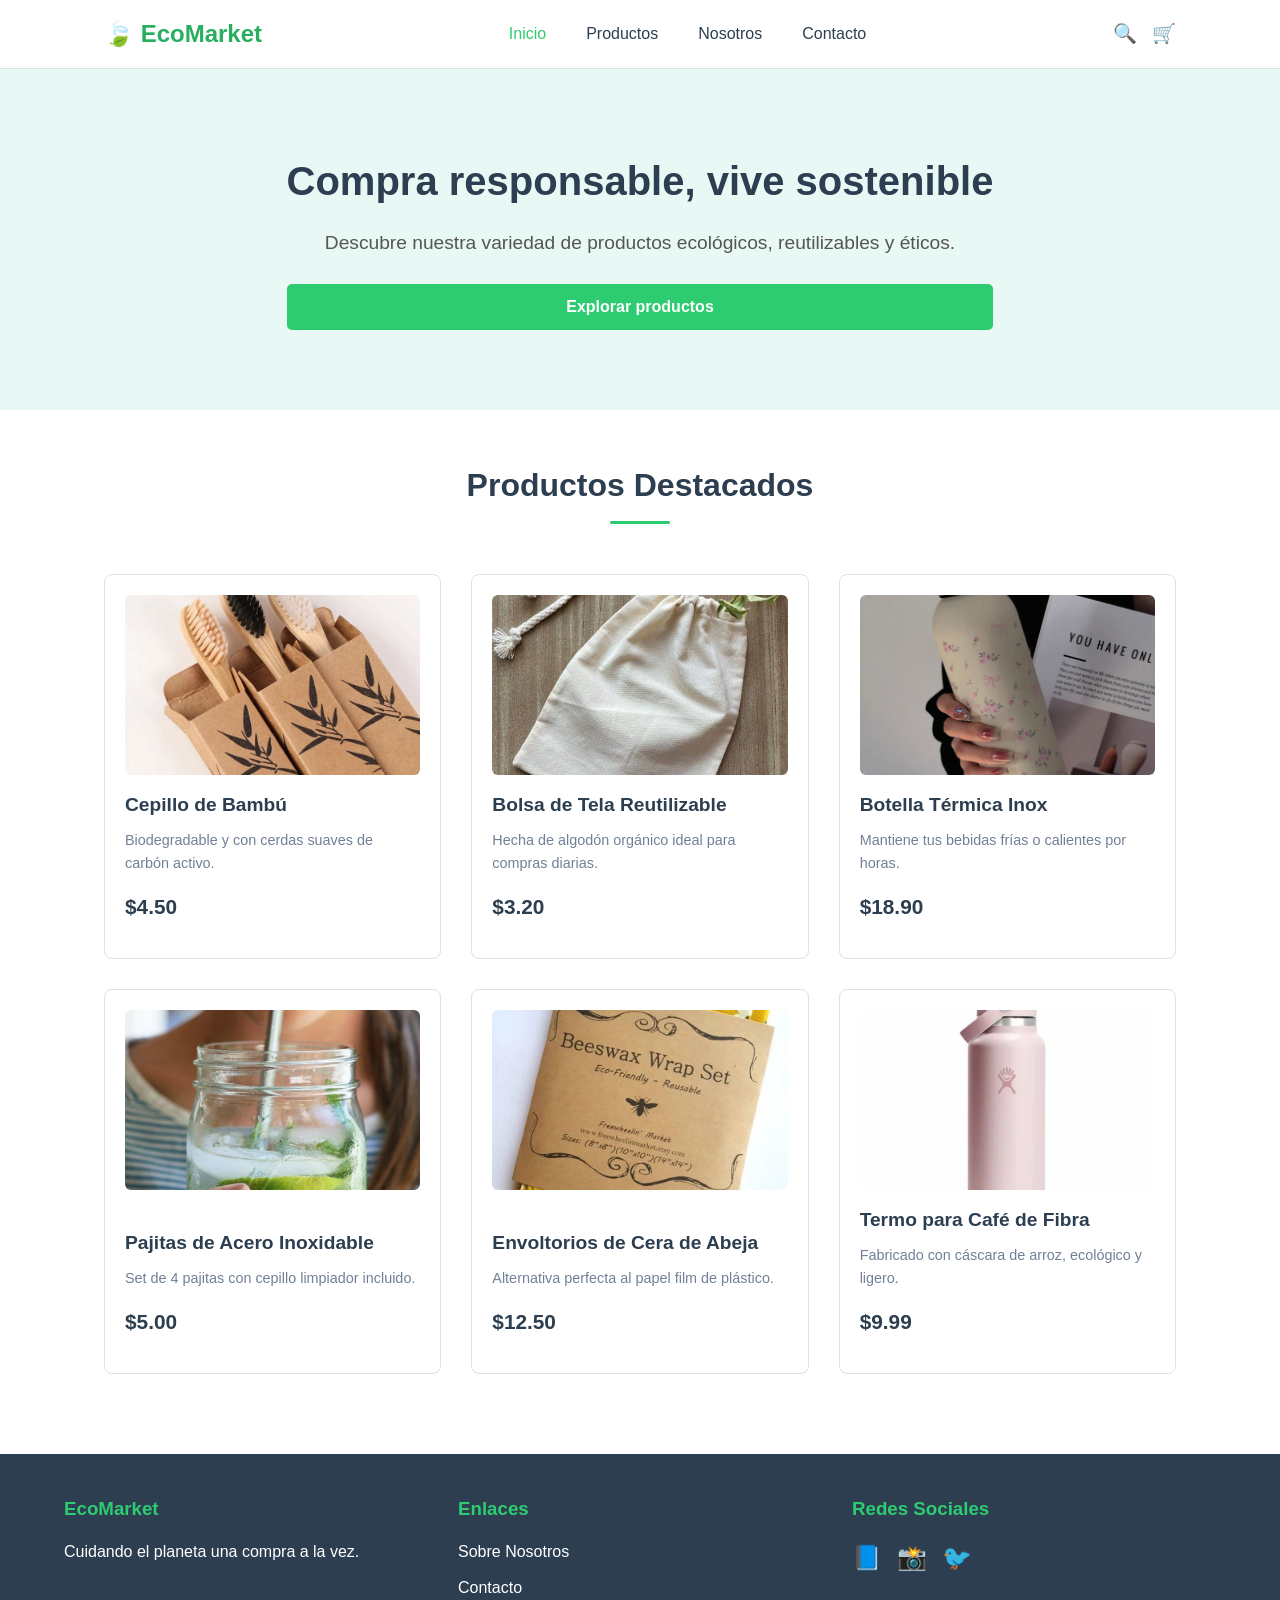
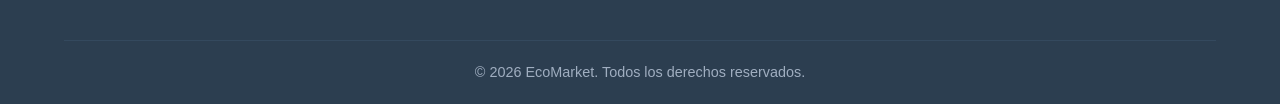
<file: index.html>
<!DOCTYPE html>
<html lang="es">
<head>
    <meta charset="UTF-8">
    <meta name="viewport" content="width=device-width, initial-scale=1.0">
    <title>EcoMarket - Compra Responsable, Vive Sostenible</title>
    <link rel="stylesheet" href="css/main.css">
</head>
<body>

    <header class="main-header">
        <div class="container header-container">
            <div class="logo">🍃 EcoMarket</div>
            <nav class="nav-menu">
                <a href="index.html" class="nav-link active">Inicio</a>
                <a href="views/productos.html" class="nav-link">Productos</a>
                <a href="views/sobre-nosotros.html" class="nav-link">Nosotros</a>
                <a href="views/contacto.html" class="nav-link">Contacto</a>
            </nav>
            <div class="header-actions">
                <span>🔍</span>
                <span>🛒</span>
            </div>
        </div>
    </header>

    <section class="hero">
        <div class="container hero-content">
            <h1>Compra responsable, vive sostenible</h1>
            <p>Descubre nuestra variedad de productos ecológicos, reutilizables y éticos.</p>
            <a href="views/productos.html" class="btn">Explorar productos</a>
        </div>
    </section>

    <main class="container">
        <h2 class="section-title">Productos Destacados</h2>
        
        <div class="product-grid home-grid">
            
            <article class="product-card">
                <div class="product-img">
                    <img src="img/cepillo.jpg" alt="Cepillo de Bambú" class="img-content">
                </div>
                <div class="product-info">
                    <h4>Cepillo de Bambú</h4>
                    <p class="product-desc">Biodegradable y con cerdas suaves de carbón activo.</p>
                    <div class="product-price">$4.50</div>
                    <a href="img/cepillo.jpg"></a>
                </div>
            </article>

            <article class="product-card">
                <div class="product-img">
                    <img src="img/bolsa.jpg" alt="Bolsa de Tela Reutilizable" class="img-content">
                </div>
                <div class="product-info">
                    <h4>Bolsa de Tela Reutilizable</h4>
                    <p class="product-desc">Hecha de algodón orgánico ideal para compras diarias.</p>
                    <div class="product-price">$3.20</div>
                    <a href="img/bolsa de algodon.jp"></a>
                </div>
            </article>

            <article class="product-card">
                <div class="product-img">
                    <img src="img/Termo metalico.jpg" alt="Botella Térmica Inox" class="img-content">
                </div>
                <div class="product-info">
                    <h4>Botella Térmica Inox</h4>
                    <p class="product-desc">Mantiene tus bebidas frías o calientes por horas.</p>
                    <div class="product-price">$18.90</div>
                    <a href="img/Termo metalico.jpg"></a>
                </div>
            </article>

            <article class="product-card">
                <div class="product-img">
                    <img src="img/pitillo.jpg" alt="Pajitas de Acero Inoxidable" class="img-content">
                </div>
                <div class="product-info">
                    <h4>Pajitas de Acero Inoxidable</h4>
                    <p class="product-desc">Set de 4 pajitas con cepillo limpiador incluido.</p>
                    <div class="product-price">$5.00</div>
                    <a href="img/pitillo.jpg"></a>
                </div>
            </article>

            <article class="product-card">
                <div class="product-img">
                    <img src="img/envoltorios.jpg" alt="Envoltorios de Cera de Abeja" class="img-content">
                </div>
                <div class="product-info">
                    <h4>Envoltorios de Cera de Abeja</h4>
                    <p class="product-desc">Alternativa perfecta al papel film de plástico.</p>
                    <div class="product-price">$12.50</div>
                    <a href="img/envoltorios.jpg"></a>
                </div>
            </article>

            <article class="product-card">
                <div class="product-img">
                    <img src="img/termo.jpg" alt="Termo para Café de Fibra" class="img-content">
                </div>
                <div class="product-info">
                    <h4>Termo para Café de Fibra</h4>
                    <p class="product-desc">Fabricado con cáscara de arroz, ecológico y ligero.</p>
                    <div class="product-price">$9.99</div>
                    <a href="img/termo.jpg"></a>
                </div>
            </article>

        </div>
    </main>

    <footer class="main-footer">
        <div class="container footer-grid">
            <div class="footer-section">
                <h3>EcoMarket</h3>
                <p>Cuidando el planeta una compra a la vez.</p>
            </div>
            <div class="footer-section">
                <h3>Enlaces</h3>
                <ul>
                    <li><a href="views/sobre-nosotros.html">Sobre Nosotros</a></li>
                    <li><a href="views/contacto.html">Contacto</a></li>
                </ul>
            </div>
            <div class="footer-section">
                <h3>Redes Sociales</h3>
                <div style="font-size: 1.5rem; display: flex; gap: 15px;">
                    <a href="#" class="social-icon">📘</a>
                    <a href="#" class="social-icon">📸</a>
                    <a href="#" class="social-icon">🐦</a>
                </div>
            </div>
        </div>
        <div class="footer-bottom">
            <p>&copy; 2026 EcoMarket. Todos los derechos reservados.</p>
        </div>
    </footer>

</body>
</html>
</file>
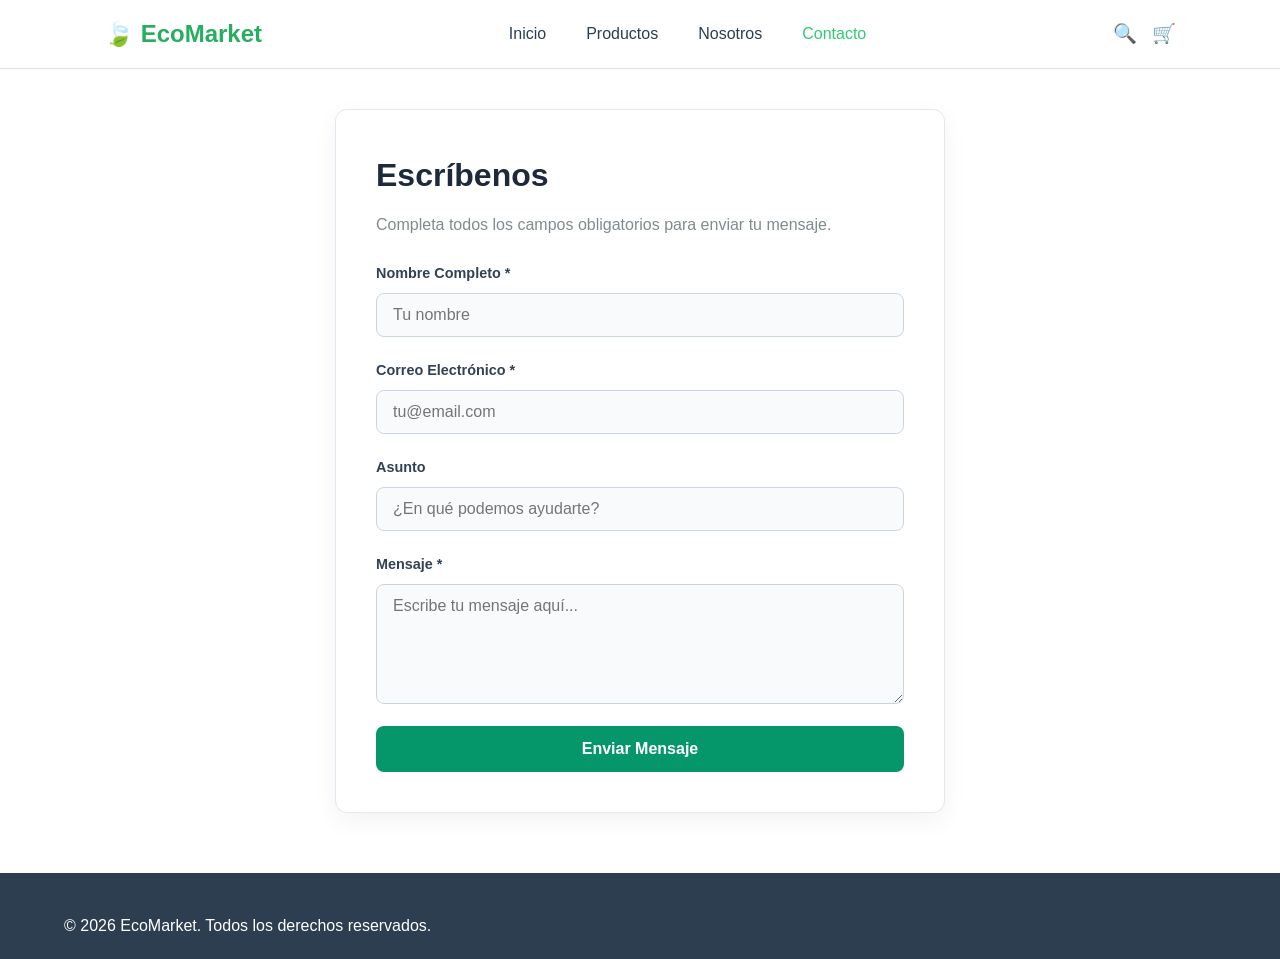
<file: views/contacto.html>
<!DOCTYPE html>
<html lang="es">
<head>
    <meta charset="UTF-8">
    <meta name="viewport" content="width=device-width, initial-scale=1.0">
    <title>Contacto - EcoMarket</title>
    <link rel="stylesheet" href="../css/main.css">
    <link rel="stylesheet" href="../css/layout.css">
    <link rel="stylesheet" href="../css/componentes.css">
    <link rel="stylesheet" href="../css/animations.css">
</head>
<body>

    <header class="main-header">
        <div class="container header-container">
            <div class="logo">🍃 EcoMarket</div>
            <nav class="nav-menu">
                    <a href="../index.html" class="nav-link">Inicio</a>
                    <a href="productos.html" class="nav-link">Productos</a>
                    <a href="sobre-nosotros.html" class="nav-link">Nosotros</a>
                    <a href="contacto.html" class="nav-link active">Contacto</a>
            </nav>
            <div class="header-actions">
                <span>🔍</span>
                <span>🛒</span>
            </div>
        </div>
    </header>

    <main class="container contact-container">
        
        <section class="contact-form-section">
            <h2>Escríbenos</h2>
            <p style="margin-bottom: 25px; color: #7f8c8d;">Completa todos los campos obligatorios para enviar tu mensaje.</p>
            
            <form action="#" method="POST">
                <div class="form-group">
                    <label for="nombre">Nombre Completo *</label>
                    <input type="text" id="nombre" class="form-control" placeholder="Tu nombre" required>
                </div>

                <div class="form-group">
                    <label for="email">Correo Electrónico *</label>
                    <input type="email" id="email" class="form-control" placeholder="tu@email.com" required>
                </div>

                <div class="form-group">
                    <label for="asunto">Asunto</label>
                    <input type="text" id="asunto" class="form-control" placeholder="¿En qué podemos ayudarte?">
                </div>

                <div class="form-group">
                    <label for="mensaje">Mensaje *</label>
                    <textarea id="mensaje" class="form-control" rows="5" placeholder="Escribe tu mensaje aquí..." required></textarea>
                </div>

                <button type="submit" class="btn btn-primary">Enviar Mensaje</button>
            </form>
        </section>

    </main>

    <footer class="main-footer">
        <div class="container">
            <p>&copy; 2026 EcoMarket. Todos los derechos reservados.</p>
        </div>
    </footer>

</body>
</html>
</file>
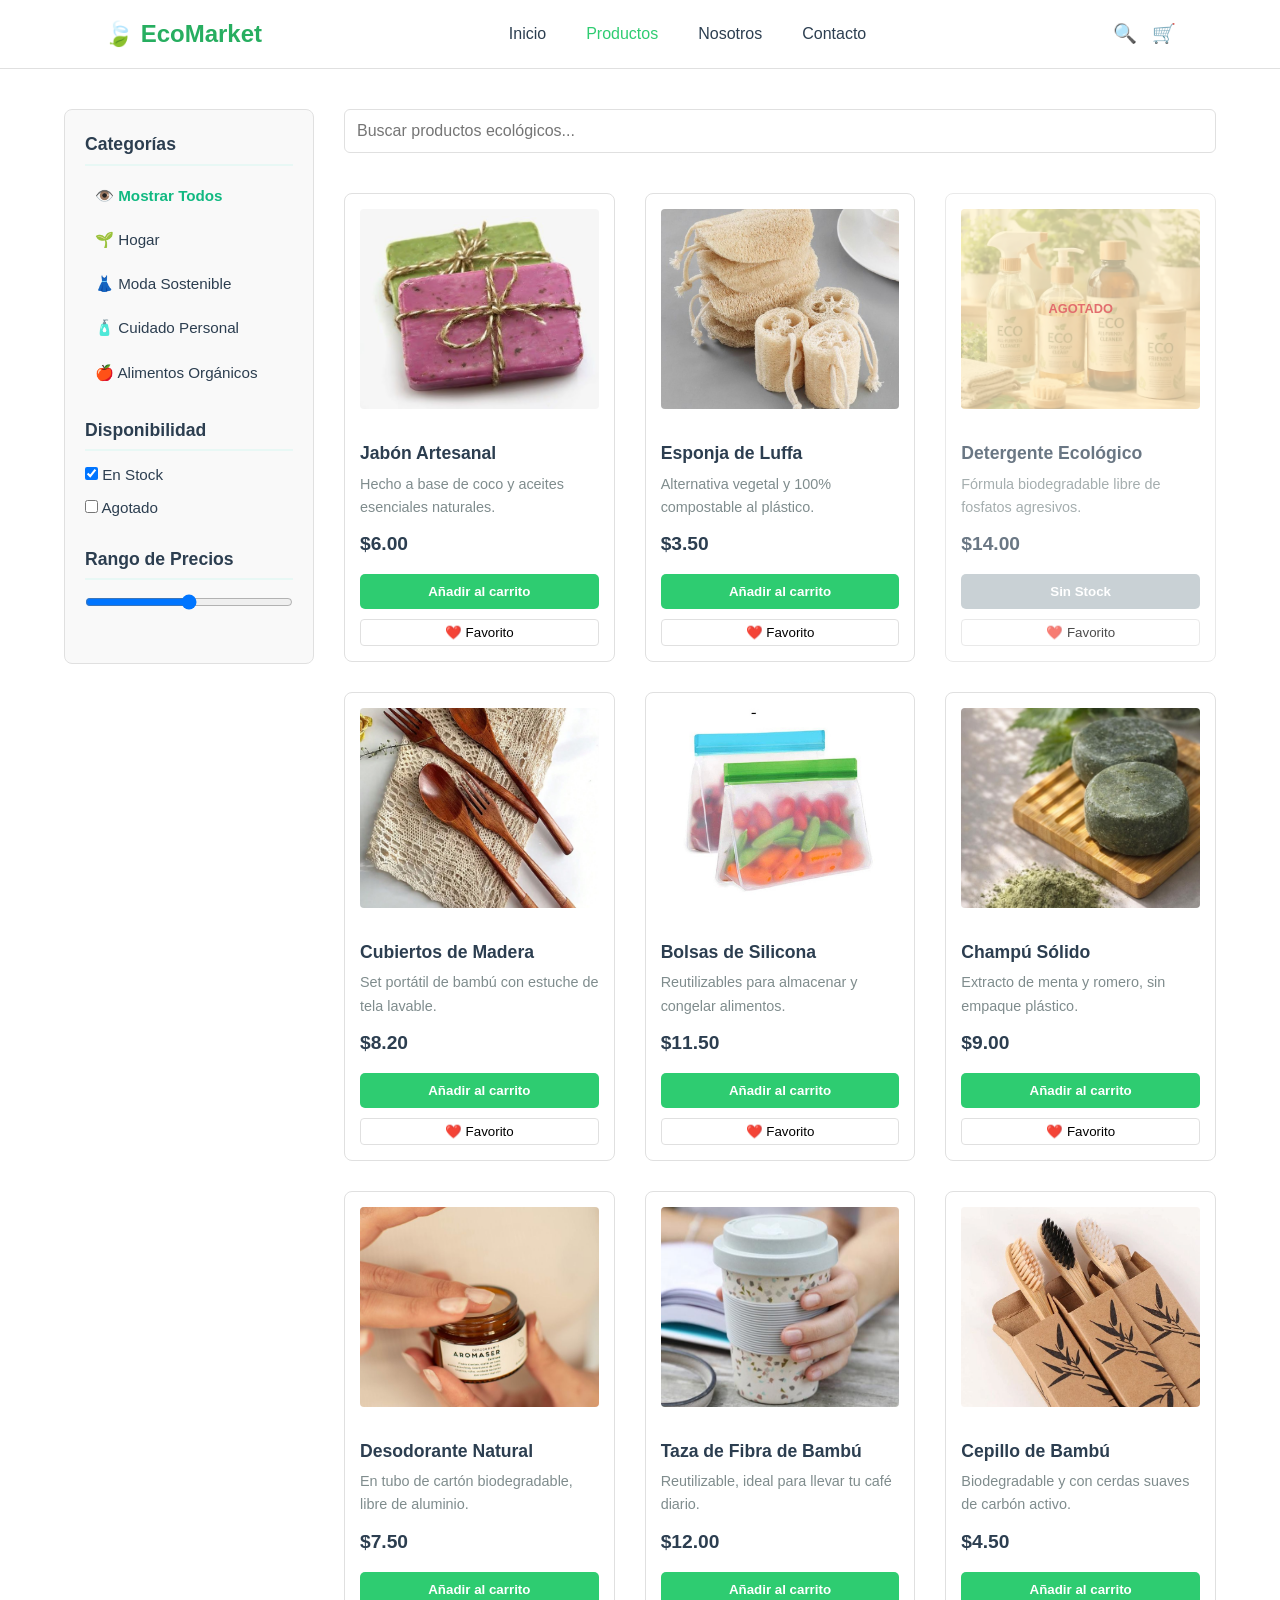
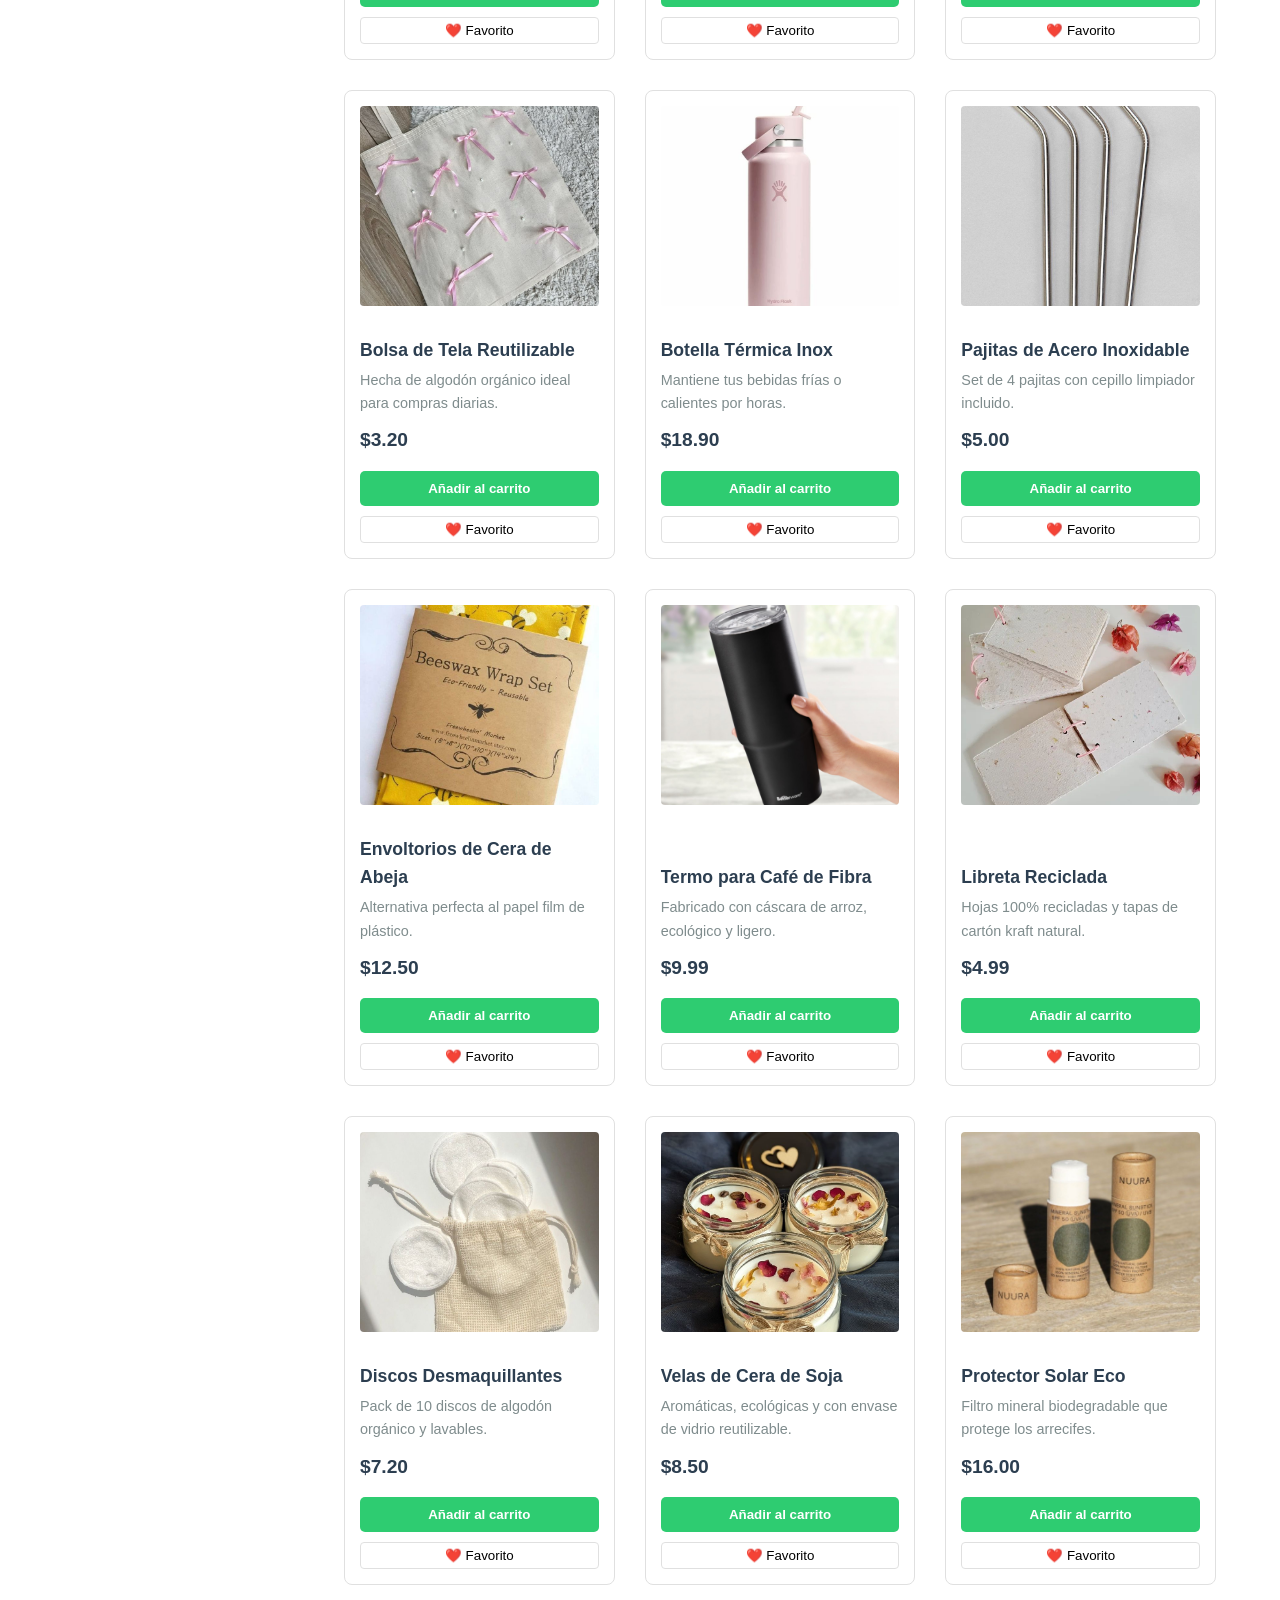
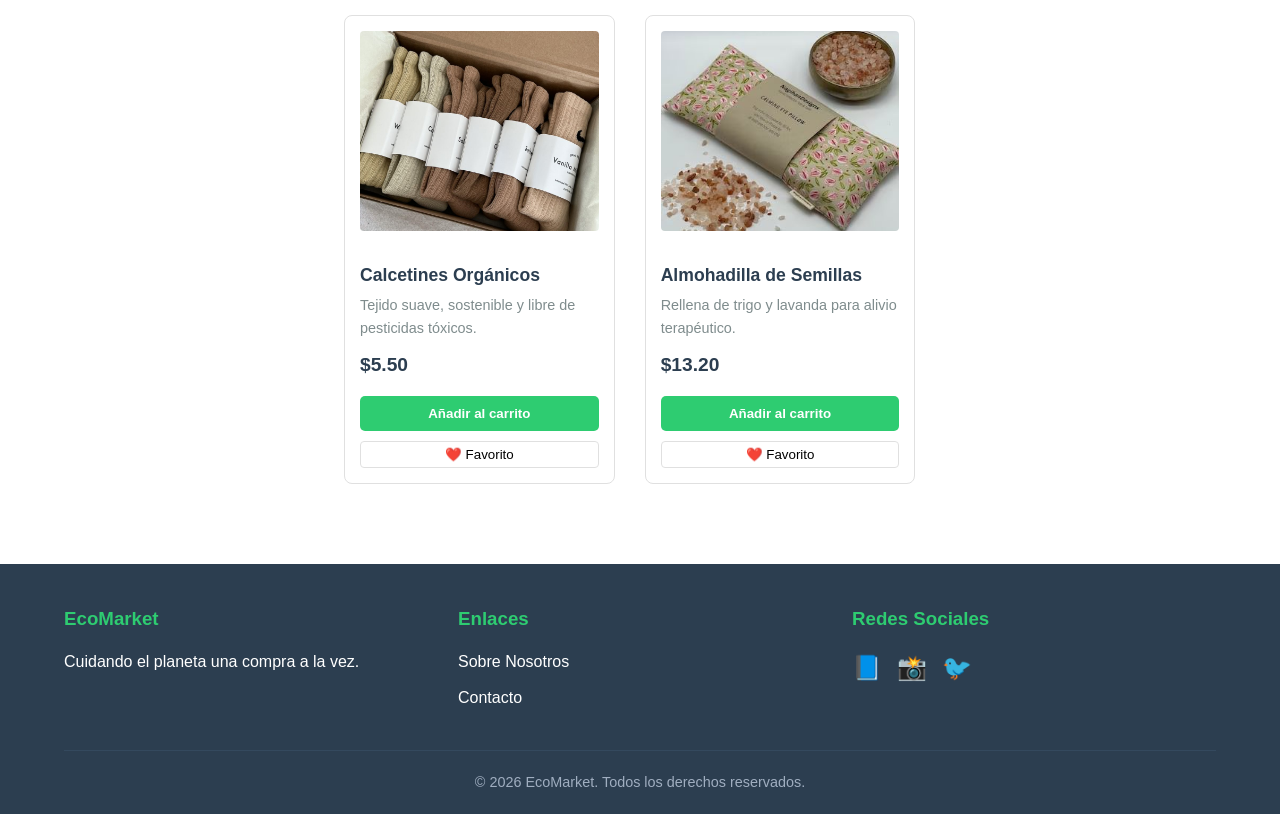
<file: views/productos.html>
<!DOCTYPE html>
<html lang="es">
<head>
    <meta charset="UTF-8">
    <meta name="viewport" content="width=device-width, initial-scale=1.0">
    <title>Catálogo de Productos - EcoMarket</title>
    <head>
        <meta charset="UTF-8">
        <meta name="viewport" content="width=device-width, initial-scale=1.0">
        <title>Catálogo de Productos - EcoMarket</title>
        <!-- Asegúrate de tener estas líneas para que cargue todo -->
        <link rel="stylesheet" href="../css/main.css">
        <link rel="stylesheet" href="../css/layout.css">
        <link rel="stylesheet" href="../css/componentes.css">
    </head>
</head>
<body>

    <input type="radio" name="filtro-eco" id="ver-todos" checked>
    <input type="radio" name="filtro-eco" id="ver-hogar">
    <input type="radio" name="filtro-eco" id="ver-moda">
    <input type="radio" name="filtro-eco" id="ver-cuidado">
    <input type="radio" name="filtro-eco" id="ver-alimentos">

    <header class="main-header">
        <div class="container header-container">
            <div class="logo">🍃 EcoMarket</div>
            <nav class="nav-menu">
                <a href="../index.html" class="nav-link">Inicio</a>
                <a href="productos.html" class="nav-link active">Productos</a>
                <a href="sobre-nosotros.html" class="nav-link">Nosotros</a>
                <a href="contacto.html" class="nav-link">Contacto</a>
            </nav>
            <div class="header-actions">
                <span>🔍</span>
                <span>🛒</span>
            </div>
        </div>
    </header>

    <div class="container catalog-container">
        
        <aside class="sidebar-filters">
            <div class="filter-group">
                <h3>Categorías</h3>
                <ul class="categorias-lista">
                    <li><label for="ver-todos" class="lbl-cat">👁️ Mostrar Todos</label></li>
                    <li><label for="ver-hogar" class="lbl-cat">🌱 Hogar</label></li>
                    <li><label for="ver-moda" class="lbl-cat">👗 Moda Sostenible</label></li>
                    <li><label for="ver-cuidado" class="lbl-cat">🧴 Cuidado Personal</label></li>
                    <li><label for="ver-alimentos" class="lbl-cat">🍎 Alimentos Orgánicos</label></li>
                </ul>
            </div>
            <div class="filter-group">
                <h3>Disponibilidad</h3>
                <ul>
                    <li><input type="checkbox" checked> En Stock</li>
                    <li><input type="checkbox"> Agotado</li>
                </ul>
            </div>
            <div class="filter-group">
                <h3>Rango de Precios</h3>
                <input type="range" min="0" max="50" style="width: 100%;">
            </div>
        </aside>

        <main>
            <div class="search-bar-container">
                <input type="text" class="search-input" placeholder="Buscar productos ecológicos...">
            </div>

            <div class="product-grid">
                
                <article class="product-card cat-cuidado">
                    <div class="product-img">
                        <img src="../img/jabon.jpg" alt="Jabón Artesanal" class="img-content">
                    </div>
                    <div class="product-info">
                        <h4>Jabón Artesanal</h4>
                        <p class="product-desc">Hecho a base de coco y aceites esenciales naturales.</p>
                        <div class="product-price">$6.00</div>
                        <button class="btn">Añadir al carrito</button>
                        <button class="btn-fav">❤️ Favorito</button>
                    </div>
                </article>

                <article class="product-card cat-hogar">
                    <div class="product-img">
                        <img src="../img/esponja.jpg" alt="Esponja de Luffa" class="img-content">
                    </div>
                    <div class="product-info">
                        <h4>Esponja de Luffa</h4>
                        <p class="product-desc">Alternativa vegetal y 100% compostable al plástico.</p>
                        <div class="product-price">$3.50</div>
                        <button class="btn">Añadir al carrito</button>
                        <button class="btn-fav">❤️ Favorito</button>
                    </div>
                </article>

                <article class="product-card cat-hogar" style="opacity: 0.7;">
                    <div class="product-img" style="background-color: #ffeaa7; color: #d63031; font-weight: bold; position: relative;">
                        <img src="../img/detergente.jpg" alt="Detergente Ecológico - Agotado" class="img-content" style="opacity: 0.4;">
                        <span style="position: absolute; top: 50%; left: 50%; transform: translate(-50%, -50%); z-index: 2;">AGOTADO</span>
                    </div>
                    <div class="product-info">
                        <h4>Detergente Ecológico</h4>
                        <p class="product-desc">Fórmula biodegradable libre de fosfatos agresivos.</p>
                        <div class="product-price">$14.00</div>
                        <button class="btn" style="background-color: #b2bec3; cursor: not-allowed;">Sin Stock</button>
                        <button class="btn-fav">❤️ Favorito</button>
                    </div>
                </article>

                <article class="product-card cat-hogar">
                    <div class="product-img">
                        <img src="../img/madera.jpg" alt="Cubiertos de Madera" class="img-content">
                    </div>
                    <div class="product-info">
                        <h4>Cubiertos de Madera</h4>
                        <p class="product-desc">Set portátil de bambú con estuche de tela lavable.</p>
                        <div class="product-price">$8.20</div>
                        <button class="btn">Añadir al carrito</button>
                        <button class="btn-fav">❤️ Favorito</button>
                    </div>
                </article>

                <article class="product-card cat-alimentos">
                    <div class="product-img">
                        <img src="../img/bolsas de silicona.jpg" alt="Bolsas de Silicona" class="img-content">
                    </div>
                    <div class="product-info">
                        <h4>Bolsas de Silicona</h4>
                        <p class="product-desc">Reutilizables para almacenar y congelar alimentos.</p>
                        <div class="product-price">$11.50</div>
                        <button class="btn">Añadir al carrito</button>
                        <button class="btn-fav">❤️ Favorito</button>
                    </div>
                </article>

                <article class="product-card cat-cuidado">
                    <div class="product-img">
                        <img src="../img/champo solido.jpg" alt="Champú Sólido" class="img-content">
                    </div>
                    <div class="product-info">
                        <h4>Champú Sólido</h4>
                        <p class="product-desc">Extracto de menta y romero, sin empaque plástico.</p>
                        <div class="product-price">$9.00</div>
                        <button class="btn">Añadir al carrito</button>
                        <button class="btn-fav">❤️ Favorito</button>
                    </div>
                </article>

                <article class="product-card cat-cuidado">
                    <div class="product-img">
                        <img src="../img/desodorante.jpg" alt="Desodorante Natural" class="img-content">
                    </div>
                    <div class="product-info">
                        <h4>Desodorante Natural</h4>
                        <p class="product-desc">En tubo de cartón biodegradable, libre de aluminio.</p>
                        <div class="product-price">$7.50</div>
                        <button class="btn">Añadir al carrito</button>
                        <button class="btn-fav">❤️ Favorito</button>
                    </div>
                </article>

                <article class="product-card cat-hogar">
                    <div class="product-img">
                        <img src="../img/taza de bambu.jpg" alt="Taza de Fibra de Bambú" class="img-content">
                    </div>
                    <div class="product-info">
                        <h4>Taza de Fibra de Bambú</h4>
                        <p class="product-desc">Reutilizable, ideal para llevar tu café diario.</p>
                        <div class="product-price">$12.00</div>
                        <button class="btn">Añadir al carrito</button>
                        <button class="btn-fav">❤️ Favorito</button>
                    </div>
                </article>

                <article class="product-card cat-cuidado">
                    <div class="product-img">
                        <img src="../img/cepillo.jpg" alt="Cepillo de Bambú" class="img-content">
                    </div>
                    <div class="product-info">
                        <h4>Cepillo de Bambú</h4>
                        <p class="product-desc">Biodegradable y con cerdas suaves de carbón activo.</p>
                        <div class="product-price">$4.50</div>
                        <button class="btn">Añadir al carrito</button>
                        <button class="btn-fav">❤️ Favorito</button>
                    </div>
                </article>

                <article class="product-card cat-moda">
                    <div class="product-img">
                        <img src="../img/bolsa de algodon.jpg" alt="Bolsa de Tela Reutilizable" class="img-content">
                    </div>
                    <div class="product-info">
                        <h4>Bolsa de Tela Reutilizable</h4>
                        <p class="product-desc">Hecha de algodón orgánico ideal para compras diarias.</p>
                        <div class="product-price">$3.20</div>
                        <button class="btn">Añadir al carrito</button>
                        <button class="btn-fav">❤️ Favorito</button>
                    </div>
                </article>

                <article class="product-card cat-hogar">
                    <div class="product-img">
                        <img src="../img/termo.jpg" alt="Botella Térmica Inox" class="img-content">
                    </div>
                    <div class="product-info">
                        <h4>Botella Térmica Inox</h4>
                        <p class="product-desc">Mantiene tus bebidas frías o calientes por horas.</p>
                        <div class="product-price">$18.90</div>
                        <button class="btn">Añadir al carrito</button>
                        <button class="btn-fav">❤️ Favorito</button>
                    </div>
                </article>

                <article class="product-card cat-hogar">
                    <div class="product-img">
                        <img src="../img/pajilla.jpg" alt="Pajitas de Acero Inoxidable" class="img-content">
                    </div>
                    <div class="product-info">
                        <h4>Pajitas de Acero Inoxidable</h4>
                        <p class="product-desc">Set de 4 pajitas con cepillo limpiador incluido.</p>
                        <div class="product-price">$5.00</div>
                        <button class="btn">Añadir al carrito</button>
                        <button class="btn-fav">❤️ Favorito</button>
                    </div>
                </article>

                <article class="product-card cat-alimentos">
                    <div class="product-img">
                        <img src="../img/envoltorios.jpg" alt="Envoltorios de Cera de Abeja" class="img-content">
                    </div>
                    <div class="product-info">
                        <h4>Envoltorios de Cera de Abeja</h4>
                        <p class="product-desc">Alternativa perfecta al papel film de plástico.</p>
                        <div class="product-price">$12.50</div>
                        <button class="btn">Añadir al carrito</button>
                        <button class="btn-fav">❤️ Favorito</button>
                    </div>
                </article>

                <article class="product-card cat-hogar">
                    <div class="product-img">
                        <img src="../img/termo cafe.jpg" alt="Termo para Café de Fibra" class="img-content">
                    </div>
                    <div class="product-info">
                        <h4>Termo para Café de Fibra</h4>
                        <p class="product-desc">Fabricado con cáscara de arroz, ecológico y ligero.</p>
                        <div class="product-price">$9.99</div>
                        <button class="btn">Añadir al carrito</button>
                        <button class="btn-fav">❤️ Favorito</button>
                    </div>
                </article>

                <article class="product-card cat-hogar">
                    <div class="product-img">
                        <img src="../img/libreta.jpg" alt="Libreta de Papel Reciclado" class="img-content">
                    </div>
                    <div class="product-info">
                        <h4>Libreta Reciclada</h4>
                        <p class="product-desc">Hojas 100% recicladas y tapas de cartón kraft natural.</p>
                        <div class="product-price">$4.99</div>
                        <button class="btn">Añadir al carrito</button>
                        <button class="btn-fav">❤️ Favorito</button>
                    </div>
                </article>

                <article class="product-card cat-cuidado">
                    <div class="product-img">
                        <img src="../img/disco desmaquillante.jpg" alt="Discos Desmaquillantes" class="img-content">
                    </div>
                    <div class="product-info">
                        <h4>Discos Desmaquillantes</h4>
                        <p class="product-desc">Pack de 10 discos de algodón orgánico y lavables.</p>
                        <div class="product-price">$7.20</div>
                        <button class="btn">Añadir al carrito</button>
                        <button class="btn-fav">❤️ Favorito</button>
                    </div>
                </article>

                <article class="product-card cat-hogar">
                    <div class="product-img">
                        <img src="../img/velas de soja.jpg" alt="Velas de Cera de Soja" class="img-content">
                    </div>
                    <div class="product-info">
                        <h4>Velas de Cera de Soja</h4>
                        <p class="product-desc">Aromáticas, ecológicas y con envase de vidrio reutilizable.</p>
                        <div class="product-price">$8.50</div>
                        <button class="btn">Añadir al carrito</button>
                        <button class="btn-fav">❤️ Favorito</button>
                    </div>
                </article>

                <article class="product-card cat-cuidado">
                    <div class="product-img">
                        <img src="../img/protector solar.jpg" alt="Crema Solar Eco-Friendly" class="img-content">
                    </div>
                    <div class="product-info">
                        <h4>Protector Solar Eco</h4>
                        <p class="product-desc">Filtro mineral biodegradable que protege los arrecifes.</p>
                        <div class="product-price">$16.00</div>
                        <button class="btn">Añadir al carrito</button>
                        <button class="btn-fav">❤️ Favorito</button>
                    </div>
                </article>

                <article class="product-card cat-moda">
                    <div class="product-img">
                        <img src="../img/calcetines.jpg" alt="Calcetines de Algodón Orgánico" class="img-content">
                    </div>
                    <div class="product-info">
                        <h4>Calcetines Orgánicos</h4>
                        <p class="product-desc">Tejido suave, sostenible y libre de pesticidas tóxicos.</p>
                        <div class="product-price">$5.50</div>
                        <button class="btn">Añadir al carrito</button>
                        <button class="btn-fav">❤️ Favorito</button>
                    </div>
                </article>

                <article class="product-card cat-cuidado">
                    <div class="product-img">
                        <img src="../img/almohadillas.jpg" alt="Almohadilla Técnico de Semillas" class="img-content">
                    </div>
                    <div class="product-info">
                        <h4>Almohadilla de Semillas</h4>
                        <p class="product-desc">Rellena de trigo y lavanda para alivio terapéutico.</p>
                        <div class="product-price">$13.20</div>
                        <button class="btn">Añadir al carrito</button>
                        <button class="btn-fav">❤️ Favorito</button>
                    </div>
                </article>

            </div>
        </main>
    </div>

    <footer class="main-footer">
        <div class="container footer-grid">
            <div class="footer-section">
                <h3>EcoMarket</h3>
                <p>Cuidando el planeta una compra a la vez.</p>
            </div>
            <div class="footer-section">
                <h3>Enlaces</h3>
                <ul>
                    <li><a href="sobre-nosotros.html">Sobre Nosotros</a></li>
                    <li><a href="contacto.html">Contacto</a></li>
                </ul>
            </div>
            <div class="footer-section">
                <h3>Redes Sociales</h3>
                <div style="font-size: 1.5rem; display: flex; gap: 15px;">
                    <a href="#" class="social-icon">📘</a>
                    <a href="#" class="social-icon">📸</a>
                    <a href="#" class="social-icon">🐦</a>
                </div>
            </div>
        </div>
        <div class="footer-bottom">
            <p>&copy; 2026 EcoMarket. Todos los derechos reservados.</p>
        </div>
    </footer>

</body>
</html>
</file>
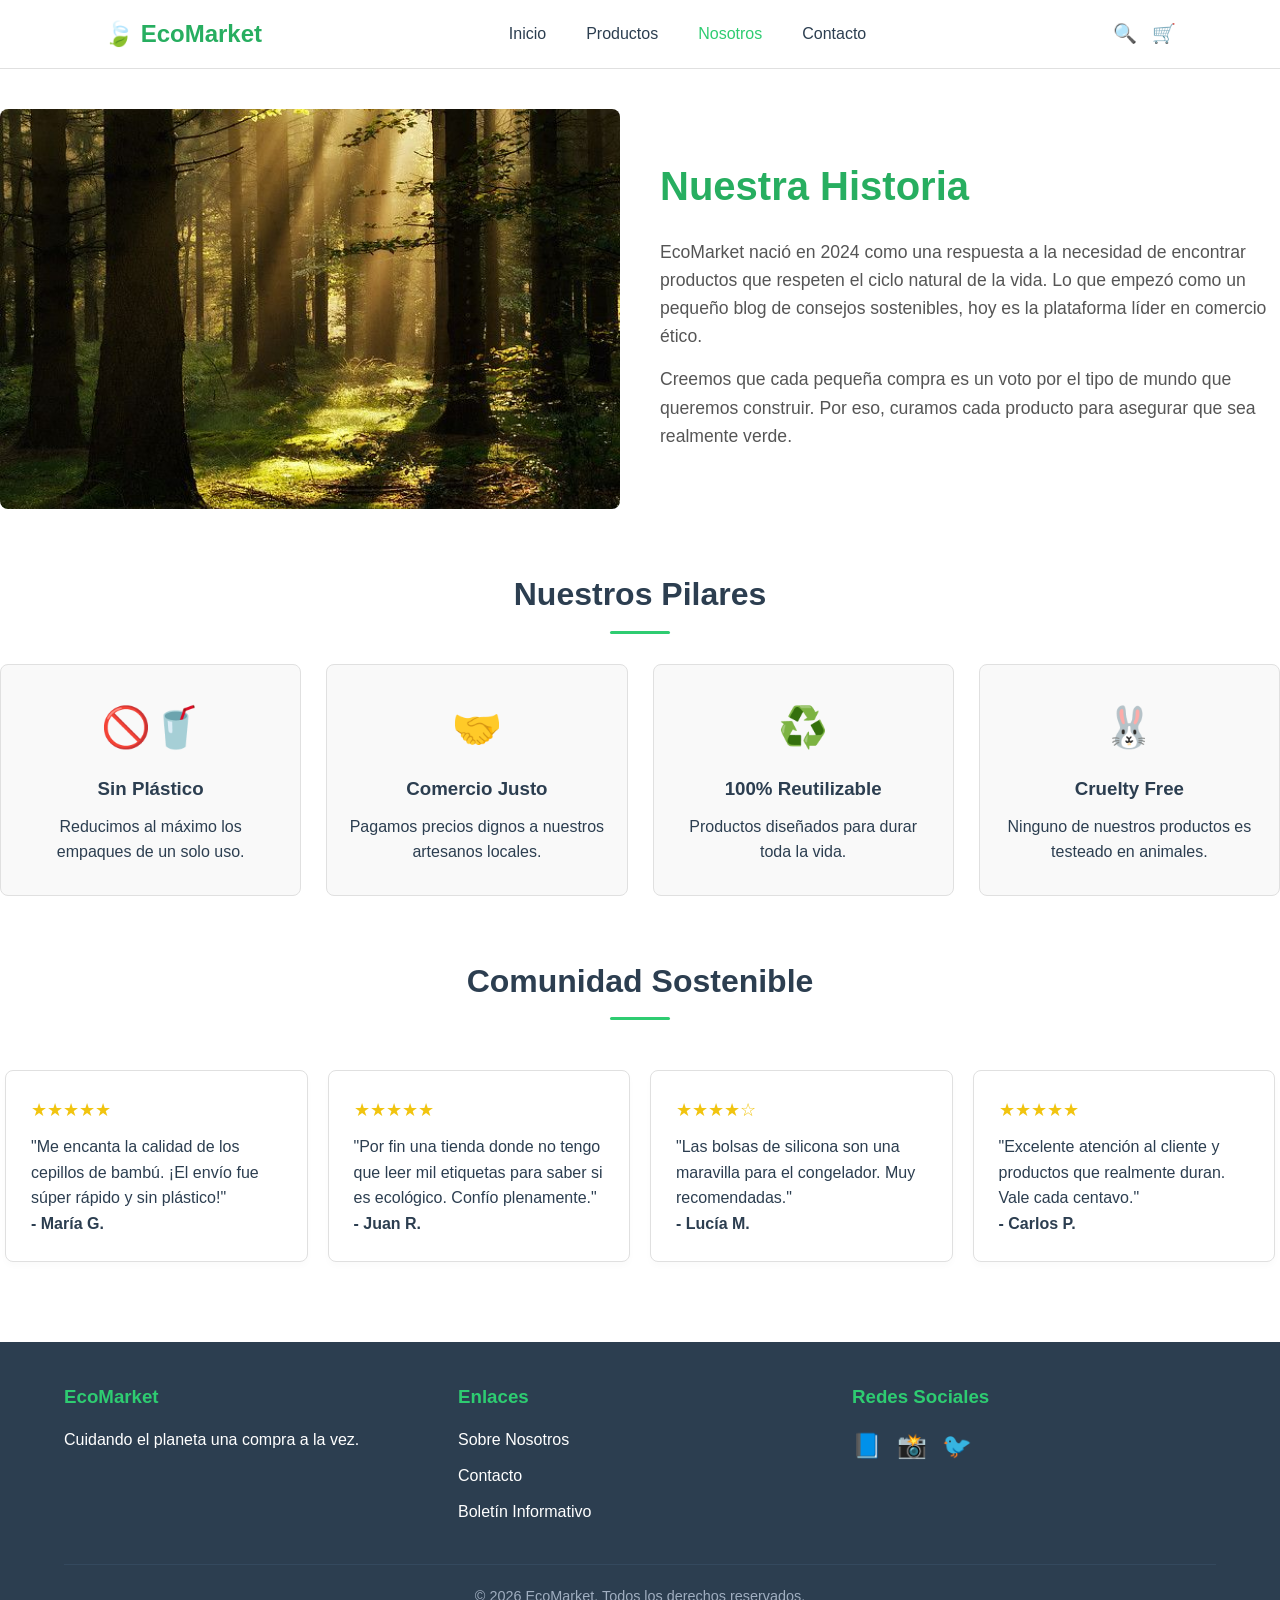
<file: views/sobre-nosotros.html>
<!DOCTYPE html>
<html lang="es">
<head>
    <meta charset="UTF-8">
    <meta name="viewport" content="width=device-width, initial-scale=1.0">
    <title>Sobre Nosotros - EcoMarket</title>
    <link rel="stylesheet" href="../css/main.css">
</head>
<body>

    <header class="main-header">
        <div class="container header-container">
            <div class="logo">🍃 EcoMarket</div>
            <nav class="nav-menu">
                <a href="../index.html" class="nav-link">Inicio</a>
                <a href="productos.html" class="nav-link">Productos</a>
                <a href="sobre-nosotros.html" class="nav-link active">Nosotros</a>
                <a href="contacto.html" class="nav-link">Contacto</a>
            </nav>
            <div class="header-actions">
                <span>🔍</span>
                <span>🛒</span>
            </div>
        </div>
    </header>

    <main class="container main-content-about">
        
        <section class="history-section">
            <div class="history-image">
                <img src="../img/bosque.jpg" alt="Origen de EcoMarket" class="img-content">
            </div>
            <div class="history-text">
                <h2>Nuestra Historia</h2>
                <p>EcoMarket nació en 2024 como una respuesta a la necesidad de encontrar productos que respeten el ciclo natural de la vida. Lo que empezó como un pequeño blog de consejos sostenibles, hoy es la plataforma líder en comercio ético.</p>
                <p>Creemos que cada pequeña compra es un voto por el tipo de mundo que queremos construir. Por eso, curamos cada producto para asegurar que sea realmente verde.</p>
            </div>
        </section>

        <!-- Sección Pilares / Principios -->
        <section class="principles-container">
            <h2 class="section-title">Nuestros Pilares</h2>
            <div class="principles-grid">
                <div class="principle-item">
                    <span class="principle-icon">🚫🥤</span>
                    <h3>Sin Plástico</h3>
                    <p>Reducimos al máximo los empaques de un solo uso.</p>
                </div>
                <div class="principle-item">
                    <span class="principle-icon">🤝</span>
                    <h3>Comercio Justo</h3>
                    <p>Pagamos precios dignos a nuestros artesanos locales.</p>
                </div>
                <div class="principle-item">
                    <span class="principle-icon">♻️</span>
                    <h3>100% Reutilizable</h3>
                    <p>Productos diseñados para durar toda la vida.</p>
                </div>
                <div class="principle-item">
                    <span class="principle-icon">🐰</span>
                    <h3>Cruelty Free</h3>
                    <p>Ninguno de nuestros productos es testeado en animales.</p>
                </div>
            </div>
        </section>

        <section class="testimonials-section">
            <h2 class="section-title">Comunidad Sostenible</h2>
            <div class="testimonials-slider">
                
                <div class="testimonial-card">
                    <div class="stars">★★★★★</div>
                    <p>"Me encanta la calidad de los cepillos de bambú. ¡El envío fue súper rápido y sin plástico!"</p>
                    <strong>- María G.</strong>
                </div>

                <div class="testimonial-card">
                    <div class="stars">★★★★★</div>
                    <p>"Por fin una tienda donde no tengo que leer mil etiquetas para saber si es ecológico. Confío plenamente."</p>
                    <strong>- Juan R.</strong>
                </div>

                <div class="testimonial-card">
                    <div class="stars">★★★★☆</div>
                    <p>"Las bolsas de silicona son una maravilla para el congelador. Muy recomendadas."</p>
                    <strong>- Lucía M.</strong>
                </div>

                <div class="testimonial-card">
                    <div class="stars">★★★★★</div>
                    <p>"Excelente atención al cliente y productos que realmente duran. Vale cada centavo."</p>
                    <strong>- Carlos P.</strong>
                </div>

            </div>
            <p class="slider-hint">← Desliza para ver más opiniones →</p>
        </section>

    </main>

    <footer class="main-footer">
        <div class="container footer-grid">
            <div class="footer-section">
                <h3>EcoMarket</h3>
                <p>Cuidando el planeta una compra a la vez.</p>
            </div>
            <div class="footer-section">
                <h3>Enlaces</h3>
                <ul>
                    <li><a href="#">Sobre Nosotros</a></li>
                    <li><a href="contacto.html">Contacto</a></li>
                    <li><a href="#modal-newsletter" class="footer-modal-link">Boletín Informativo</a></li>
                </ul>
            </div>
            <div class="footer-section">
                <h3>Redes Sociales</h3>
                <div style="font-size: 1.5rem; display: flex; gap: 15px;">
                    <a href="#" class="social-icon">📘</a>
                    <a href="#" class="social-icon">📸</a>
                    <a href="#" class="social-icon">🐦</a>
                </div>
            </div>
        </div>
        <div class="footer-bottom">
            <p>&copy; 2026 EcoMarket. Todos los derechos reservados.</p>
        </div>
        <div id="modal-newsletter" class="modal-overlay">
            <article class="modal-content">
                <a href="#" class="modal-close">&times;</a>
                
                <div class="modal-header-icon">📩</div>
                <h2>¡Únete a nuestra comunidad verde!</h2>
                <p>Suscríbete al newsletter de EcoMarket y recibe un <strong>10% de descuento</strong> en tu primera compra, además de tips semanales para una vida sostenible.</p>
                
                <form class="modal-form" action="#">
                    <input type="email" placeholder="Ingresa tu correo electrónico" required class="modal-input">
                    <button type="submit" class="btn">Suscribirme</button>
                </form>
                </form>
            </article>
        </div>
    </footer>

</body>
</html>
</file>
<file: css/main.css>
/* ==========================================
   1. CONFIGURACIÓN BASE Y VARIABLES
   ========================================== */
   * {
    margin: 0;
    padding: 0;
    box-sizing: border-box;
    font-family: 'Segoe UI', Tahoma, Geneva, Verdana, sans-serif;
}

:root {
    --verde-principal: #2ecc71;
    --verde-oscuro: #27ae60;
    --verde-suave: #e8f8f5;
    --gris-oscuro: #2c3e50;
    --gris-claro: #f9f9f9;
    --blanco: #ffffff;
    --borde: #e0e0e0;
    --alerta-error: #e74c3c;
}

body {
    background-color: var(--blanco);
    color: var(--gris-oscuro);
    line-height: 1.6;
}

a {
    text-decoration: none;
    color: inherit;
}

img {
    max-width: 100%;
    display: block;
}


/* ==========================================
   2. ESTILOS DE TU INICIO (HOME) & HERO
   ========================================== */
.hero {
    background-color: var(--verde-suave);
    padding: 80px 0;
    text-align: center; 
    display: flex;
    flex-direction: column;
    align-items: center;
    justify-content: center;
    width: 100%;
}

.hero-content {
    max-width: 800px; 
    margin: 0 auto;
}

.hero-content h1 {
    font-size: 2.5rem;
    color: var(--gris-oscuro);
    margin-bottom: 15px;
    font-weight: 700;
}

.hero-content p {
    font-size: 1.2rem;
    color: #555555;
    margin-bottom: 25px;
}

.section-title {
    text-align: center;
    margin: 50px 0 30px;
    font-size: 2rem;
    color: var(--gris-oscuro);
    position: relative;
}

.section-title::after {
    content: '';
    display: block;
    width: 60px;
    height: 3px;
    background-color: var(--verde-principal);
    margin: 10px auto 0;
    border-radius: 2px;
}


/* ==========================================
   3. MENÚ DE NAVEGACIÓN SUPERIOR (HEADER)
   ========================================== */
.main-header {
    background-color: var(--blanco);
    border-bottom: 1px solid var(--borde);
    position: sticky;
    top: 0;
    z-index: 1000;
    width: 100%;
}

.header-container {
    display: flex;
    justify-content: space-between;
    align-items: center;
    padding: 15px 5%;
    max-width: 1200px;
    margin: 0 auto;
}

.logo {
    font-size: 1.5rem;
    font-weight: bold;
    color: var(--verde-oscuro);
}

.nav-menu {
    display: flex;
    gap: 20px;
}

.nav-link {
    font-weight: 500;
    color: var(--gris-oscuro);
    padding: 5px 10px;
    transition: color 0.3s ease;
}

.nav-link:hover, .nav-link.active {
    color: var(--verde-principal);
}

.header-actions {
    display: flex;
    gap: 15px;
    font-size: 1.2rem;
}


/* ==========================================
   4. GRID RESPONSIVO DE PRODUCTOS
   ========================================== */
.product-grid {
    display: grid;
    grid-template-columns: 1fr;
    gap: 30px;
    padding: 20px 5%;
    max-width: 1200px;
    margin: 0 auto;
}

@media (min-width: 768px) {
    .product-grid {
        grid-template-columns: repeat(2, 1fr);
    }
}

@media (min-width: 1024px) {
    .product-grid, .home-grid {
        grid-template-columns: repeat(3, 1fr) !important;
    }
}

.product-card {
    background: var(--blanco);
    border: 1px solid var(--borde);
    border-radius: 8px;
    padding: 20px;
    display: flex;
    flex-direction: column;
    justify-content: space-between;
    transition: transform 0.3s ease, box-shadow 0.3s ease;
}

.product-card:hover {
    transform: translateY(-5px);
    box-shadow: 0 10px 20px rgba(0, 0, 0, 0.05);
}

.product-img {
    width: 100%;
    height: 180px;
    background-color: var(--gris-claro);
    display: flex;
    align-items: center;
    justify-content: center;
    overflow: hidden;
    border-radius: 6px;
    margin-bottom: 15px;
}

.img-content {
    width: 100%;
    height: 100%;
    object-fit: cover;
}

.product-info h4 {
    margin-bottom: 8px;
    font-size: 1.2rem;
    color: var(--gris-oscuro);
}

.product-desc {
    font-size: 0.9rem;
    color: #718096;
    margin-bottom: 15px;
}

.product-price {
    font-weight: bold;
    color: var(--gris-oscuro);
    font-size: 1.3rem;
    margin-bottom: 15px;
}


/* ==========================================
   5. COMPONENTES: BOTONES, FAVORITOS Y PAGINACIÓN
   ========================================== */
.btn {
    display: inline-block;
    padding: 10px 20px;
    background-color: var(--verde-principal);
    color: var(--blanco);
    border-radius: 5px;
    font-weight: bold;
    text-align: center;
    transition: background-color 0.2s;
    border: none;
    cursor: pointer;
    width: 100%;
}

.btn:hover {
    background-color: var(--verde-oscuro);
}

.btn-fav {
    background: none;
    border: 1px solid var(--borde);
    padding: 5px 10px;
    border-radius: 4px;
    margin-top: 10px;
    cursor: pointer;
    width: 100%;
    transition: all 0.2s;
}

.btn-fav:active { 
    background-color: #ff7675; 
    color: white; 
    border-color: #ff7675;
}

.pagination { 
    display: flex; 
    justify-content: center; 
    gap: 10px; 
    margin-top: 40px; 
}

.page-link {
    padding: 8px 16px;
    border: 1px solid var(--borde);
    border-radius: 4px;
}

.page-link.active, .page-link:hover {
    background-color: var(--verde-principal);
    color: var(--blanco);
    border-color: var(--verde-principal);
}


/* ==========================================
   6. VISTA ESPECÍFICA: ESTRUCTURA DEL CATÁLOGO
   ========================================== */
.catalog-container {
    display: grid;
    grid-template-columns: 1fr;
    gap: 30px;
    margin-top: 40px;
    padding: 0 5%;
}

@media (min-width: 768px) {
    .catalog-container {
        grid-template-columns: 250px 1fr;
    }
}

.sidebar-filters {
    background-color: var(--gris-claro);
    padding: 20px;
    border-radius: 8px;
    border: 1px solid var(--borde);
    height: fit-content;
    position: sticky;
    top: 90px;
}

.filter-group { margin-bottom: 25px; }

.filter-group h3 {
    font-size: 1.1rem;
    margin-bottom: 12px;
    color: var(--gris-oscuro);
    border-bottom: 2px solid var(--verde-suave);
    padding-bottom: 5px;
}

.filter-group ul { list-style: none; }
.filter-group ul li { margin-bottom: 8px; cursor: pointer; }
.filter-group ul li:hover { color: var(--verde-principal); }

.search-bar-container { margin-bottom: 20px; }

.search-input {
    width: 100%;
    padding: 12px;
    border: 1px solid var(--borde);
    border-radius: 6px;
}


/* ==========================================
   7. PIE DE PÁGINA (FOOTER)
   ========================================== */
.main-footer {
    background-color: var(--gris-oscuro);
    color: var(--blanco);
    padding: 40px 5% 20px;
    margin-top: 60px;
    width: 100%;
}

.footer-grid {
    display: grid;
    grid-template-columns: repeat(auto-fit, minmax(250px, 1fr));
    gap: 30px;
    max-width: 1200px;
    margin: 0 auto 30px;
}

.footer-section h3 {
    color: var(--verde-principal);  
    margin-bottom: 15px;
}

.footer-section ul {
    list-style: none;
}

.footer-section ul li {
    margin-bottom: 10px;
}

.footer-bottom {
    text-align: center;
    border-top: 1px solid #34495e;
    padding-top: 20px;
    font-size: 0.9rem;
    color: #a0aec0;
}


/* ==========================================
   8. VISTA ESPECÍFICA: SOBRE NOSOTROS
   ========================================== */
.principle-item {
    background-color: var(--gris-claro);
    border: 1px solid var(--borde);
    padding: 30px 20px;
    text-align: center;
    border-radius: 8px;
    transition: transform 0.3s ease, border-color 0.3s ease;
}

.history-section {
    display: flex;
    flex-direction: column;
    gap: 40px;
    margin: 40px 0 60px;
    align-items: center;
}

.history-image {
    width: 100%;
    height: 300px;
    background-color: var(--gris-claro);
    border-radius: 8px;
    overflow: hidden;
}

.history-text h2 {
    font-size: 2.5rem;
    color: var(--verde-oscuro);
    margin-bottom: 20px;
}

.history-text p {
    margin-bottom: 15px;
    font-size: 1.1rem;
    color: #555555;
}

.principles-grid {
    display: grid;
    grid-template-columns: 1fr;
    gap: 25px;
    margin-bottom: 60px;
}

.principle-item:hover {
    transform: translateY(-5px);
    border-color: var(--verde-principal);
}

.principle-icon {
    font-size: 2.5rem;
    display: block;
    margin-bottom: 15px;
}

.principle-item h3 {
    margin-bottom: 10px;
    color: var(--gris-oscuro);
}

.testimonials-section {
    margin: 60px 0;
}

.testimonials-slider {
    display: flex;
    gap: 20px;
    overflow-x: auto;
    padding: 20px 5px;
    scroll-snap-type: x mandatory;
    scrollbar-width: none;
}

.testimonials-slider::-webkit-scrollbar {
    display: none;
}

.testimonial-card {
    background: var(--blanco);
    border: 1px solid var(--borde);
    padding: 25px;
    border-radius: 8px;
    min-width: 280px;
    flex: 1 0 280px;
    scroll-snap-align: start;
    box-shadow: 0 4px 6px rgba(0,0,0,0.02);
}

.stars {
    color: #f1c40f;
    margin-bottom: 10px;
    font-size: 1.1rem;
}

.slider-hint {
    text-align: center;
    font-size: 0.9rem;
    color: #7f8c8d;
    margin-top: 15px;
}


/* ==========================================
   9. MEDIA QUERIES PARA SOBRE NOSOTROS
   ========================================== */
@media (min-width: 768px) {
    .history-section {
        flex-direction: row;
    }
    
    .history-image, .history-text {
        flex: 1;
        width: 50%;
    }

    .history-image {
        height: 400px;
    }

    .principles-grid {
        grid-template-columns: repeat(2, 1fr);
    }
}

@media (min-width: 1024px) {
    .principles-grid {
        grid-template-columns: repeat(4, 1fr);
    }

    .testimonials-slider {
        overflow-x: visible;
        display: grid;
        grid-template-columns: repeat(4, 1fr);
    }
    
    .slider-hint {
        display: none; 
    }
}


/* ==========================================
   10. MODAL DE NEWSLETTER (:TARGET HACK)
   ========================================== */
div.modal-overlay {
    position: fixed !important;
    top: 0 !important;
    left: 0 !important;
    width: 100vw !important;
    height: 100vh !important;
    background-color: rgba(0, 0, 0, 0.8) !important;
    z-index: 99999 !important;
    
    display: flex !important;
    align-items: center !important;
    justify-content: center !important;
    
    opacity: 0;
    pointer-events: none;
    transition: opacity 0.4s ease;
}

div.modal-overlay .modal-content {
    background-color: #ffffff !important;
    padding: 35px 25px !important;
    border-radius: 12px !important;
    max-width: 450px !important;
    width: 90% !important;
    text-align: center !important;
    position: relative !important;
    box-shadow: 0 15px 30px rgba(0, 0, 0, 0.3) !important;
    
    transform: scale(0.8);
    transition: transform 0.4s cubic-bezier(0.175, 0.885, 0.32, 1.275);
}

/* Disparador dinámico mediante la URL */
div.modal-overlay:target {
    opacity: 1 !important;
    pointer-events: auto !important;
}

div.modal-overlay:target .modal-content {
    transform: scale(1) !important;
}

.modal-close {
    position: absolute !important;
    top: 10px !important;
    right: 20px !important;
    font-size: 2rem !important;
    color: #718096 !important;
    cursor: pointer !important;
    text-decoration: none !important;
}

.modal-close:hover {
    color: #e74c3c !important;
}

.modal-header-icon {
    font-size: 3rem;
    margin-bottom: 10px;
}

.modal-content h2 {
    font-size: 1.5rem !important;
    color: #2c3e50 !important;
    margin-bottom: 12px !important;
}

.modal-content p {
    font-size: 0.95rem !important;
    color: #555555 !important;
    margin-bottom: 20px !important;
}

.modal-form {
    display: flex !important;
    flex-direction: column !important;
    gap: 12px !important;
}

.modal-input {
    width: 100% !important;
    padding: 12px !important;
    border: 1px solid #e0e0e0 !important;
    border-radius: 6px !important;
    font-size: 1rem !important;
    outline: none !important;
}

.modal-input:focus {
    border-color: #2ecc71 !important;
}
</file>
<file: css/layout.css>
.catalog-container {
    display: grid;
    grid-template-columns: 1fr;
    gap: 30px;
    margin-top: 40px;
}

/* Cuando la pantalla es grande (Escritorio), se divide en 2 columnas */
@media (min-width: 768px) {
    .catalog-container {
        grid-template-columns: 250px 1fr;
    }
}

/* Barra lateral de filtros fija (Sticky) */
.sidebar-filters {
    background-color: var(--gris-claro);
    padding: 20px;
    border-radius: 8px;
    border: 1px solid var(--borde);
    height: fit-content;
    position: sticky;
    top: 90px; /* Se queda quieta abajo del menú de navegación */
}

.filter-group {
    margin-bottom: 25px;
}

.filter-group h3 {
    font-size: 1.1rem;
    margin-bottom: 12px;
    color: var(--gris-oscuro);
    border-bottom: 2px solid var(--verde-suave);
    padding-bottom: 5px;
}

.filter-group ul {
    list-style: none;
}

.filter-group ul li {
    margin-bottom: 8px;
    font-size: 0.95rem;
    cursor: pointer;
}

.filter-group ul li:hover {
    color: var(--verde-principal);
}

/* Buscador Superior Estilizado */
.search-bar-container {
    margin-bottom: 20px;
}

.search-input {
    width: 100%;
    padding: 12px;
    border: 1px solid var(--borde);
    border-radius: 6px;
    font-size: 1rem;
}

/* Contenedor principal de la página de contacto */
.contact-container {
    max-width: 650px;
    margin: 40px auto;
    padding: 0 20px;
}

/* Tarjeta del formulario */
.contact-form-section {
    background-color: #ffffff;
    border-radius: 12px;
    padding: 40px;
    box-shadow: 0 8px 24px rgba(0, 0, 0, 0.05);
    border: 1px solid #e2e8f0;
}

.contact-form-section h2 {
    color: #1e293b;
    font-size: 2rem;
    margin-bottom: 10px;
}
</file>
<file: css/componentes.css>
/* Botones (CTA) */
.btn {
    display: inline-block;
    padding: 10px 25px;
    background-color: var(--verde-principal);
    color: var(--blanco);
    border-radius: 5px;
    font-weight: bold;
    border: none;
    cursor: pointer;
    text-align: center;
}

.btn:hover {
    background-color: var(--verde-oscuro);
}

/* Tarjetas de Producto */
.product-grid {
    display: grid;
    grid-template-columns: repeat(1, 1fr);
    gap: 30px;
    padding: 20px 0;
}

/* Responsividad del Grid mediante Media Queries (Mobile First) */
@media (min-width: 768px) {
    .product-grid { grid-template-columns: repeat(2, 1fr); }
}

@media (min-width: 1024px) {
    .product-grid { grid-template-columns: repeat(4, 1fr); }
    .home-grid { grid-template-columns: repeat(3, 1fr); } /* Para el inicio que pide 6 */
}

.product-card {
    background: var(--blanco);
    border: 1px solid var(--borde);
    border-radius: 8px;
    overflow: hidden;
    padding: 15px;
    display: flex;
    flex-direction: column;
    justify-content: space-between;
}

.product-img {
    width: 100%;
    height: 200px;
    background-color: var(--gris-claro); /* Simula la carga de imagen */
    display: flex;
    align-items: center;
    justify-content: center;
    color: #bbb;
    font-size: 0.8rem;
    border-radius: 4px;
}

.product-info h4 {
    margin: 15px 0 5px;
    font-size: 1.1rem;
}

.product-desc {
    font-size: 0.9rem;
    color: #7f8c8d;
    margin-bottom: 10px;
}

.product-price {
    font-weight: bold;
    color: var(--gris-oscuro);
    font-size: 1.2rem;
    margin-bottom: 15px;
}

/* Inputs de Formulario con Validación CSS Visual */
.form-group {
    margin-bottom: 20px;
}

.form-group label {
    display: block;
    margin-bottom: 5px;
    font-weight: 500;
}

.form-control {
    width: 100%;
    padding: 12px;
    border: 2px solid var(--borde);
    border-radius: 5px;
    outline: none;
}

/* Validación sin JavaScript */
.form-control:required:focus:valid {
    border-color: var(--verde-principal);
}

.form-control:required:focus:invalid {
    border-color: var(--alerta-error);
}

/* Grupos de formulario */
.form-group {
    margin-bottom: 22px;
    display: flex;
    flex-direction: column;
}

.form-group label {
    font-weight: 600;
    font-size: 0.9rem;
    color: #334155;
    margin-bottom: 8px;
}

/* Inputs y Textarea */
.form-control {
    width: 100%;
    padding: 12px 16px;
    font-size: 1rem;
    border: 1px solid #cbd5e1;
    border-radius: 8px;
    background-color: #f8fafc;
    color: #334155;
    transition: all 0.3s ease;
    box-sizing: border-box;
    font-family: inherit;
}

/* Efecto Focus: Limpio y verde moderno */
.form-control:focus {
    outline: none;
    border-color: #10b981; /* Verde brillante moderno */
    background-color: #ffffff;
    box-shadow: 0 0 0 4px rgba(16, 185, 129, 0.1);
}

/* Ajuste específico para el área de texto */
textarea.form-control {
    resize: vertical;
    min-height: 120px;
}

/* Botón de Enviar (Estilo EcoMarket) */
.btn-primary {
    display: inline-block;
    width: 100%;
    padding: 14px;
    font-size: 1rem;
    font-weight: 600;
    color: #ffffff;
    background-color: #059669; /* Verde esmeralda principal */
    border: none;
    border-radius: 8px;
    cursor: pointer;
    transition: background-color 0.3s ease, transform 0.1s ease;
    text-align: center;
}

/* Hover con contraste Borgoña para destacar */
.btn-primary:hover {
    background-color: #800020; /* Elegante toque borgoña al interactuar */
}

.btn-primary:active {
    transform: scale(0.98);
}

/* Ocultar los inputs tipo radio de la vista del usuario */
input[type="radio"][name="filtro-eco"] {
    display: none;
}

/* El menú lateral de categorías usará puntero de mano */
.lbl-cat {
    display: block;
    cursor: pointer;
    padding: 6px 10px;
    border-radius: 4px;
    transition: background 0.2s, color 0.2s;
}

.lbl-cat:hover {
    background-color: #f1f5f9;
}

/* ========================================================
   REGLAS DE FILTRADO CSS PURO
   ======================================================== */

/* Si se selecciona HOGAR, oculta los que NO sean de hogar */
#ver-hogar:checked ~ .catalog-container .product-grid .product-card:not(.cat-hogar) {
    display: none;
}

/* Si se selecciona MODA, oculta los que NO sean de moda */
#ver-moda:checked ~ .catalog-container .product-grid .product-card:not(.cat-moda) {
    display: none;
}

/* Si se selecciona CUIDADO, oculta los que NO sean de cuidado */
#ver-cuidado:checked ~ .catalog-container .product-grid .product-card:not(.cat-cuidado) {
    display: none;
}

/* Si se selecciona ALIMENTOS, oculta los que NO sean de alimentos */
#ver-alimentos:checked ~ .catalog-container .product-grid .product-card:not(.cat-alimentos) {
    display: none;
}

/* ========================================================
   EFECTO VISUAL: PINTAR EL BOTÓN ACTIVO EN LA BARRA LATERAL
   ======================================================== */
#ver-todos:checked ~ .catalog-container [for="ver-todos"],
#ver-hogar:checked ~ .catalog-container [for="ver-hogar"],
#ver-moda:checked ~ .catalog-container [for="ver-moda"],
#ver-cuidado:checked ~ .catalog-container [for="ver-cuidado"],
#ver-alimentos:checked ~ .catalog-container [for="ver-alimentos"] {
    color: #10b981; /* Resalta con tu color verde EcoMarket */
    font-weight: bold;
}
</file>
<file: css/animations.css>
/* Efecto Hover para Tarjetas de Producto */
.product-card {
    transition: transform 0.3s ease, box-shadow 0.3s ease;
}

.product-card:hover {
    transform: translateY(-5px);
    box-shadow: 0 10px 20px rgba(0, 0, 0, 0.05);
}

/* Animación de Escala para Iconos de Redes Sociales */
.social-icon {
    display: inline-block;
    transition: transform 0.3s ease, color 0.3s ease;
}

.social-icon:hover {
    transform: scale(1.2);
    color: var(--verde-principal);
}
</file>
